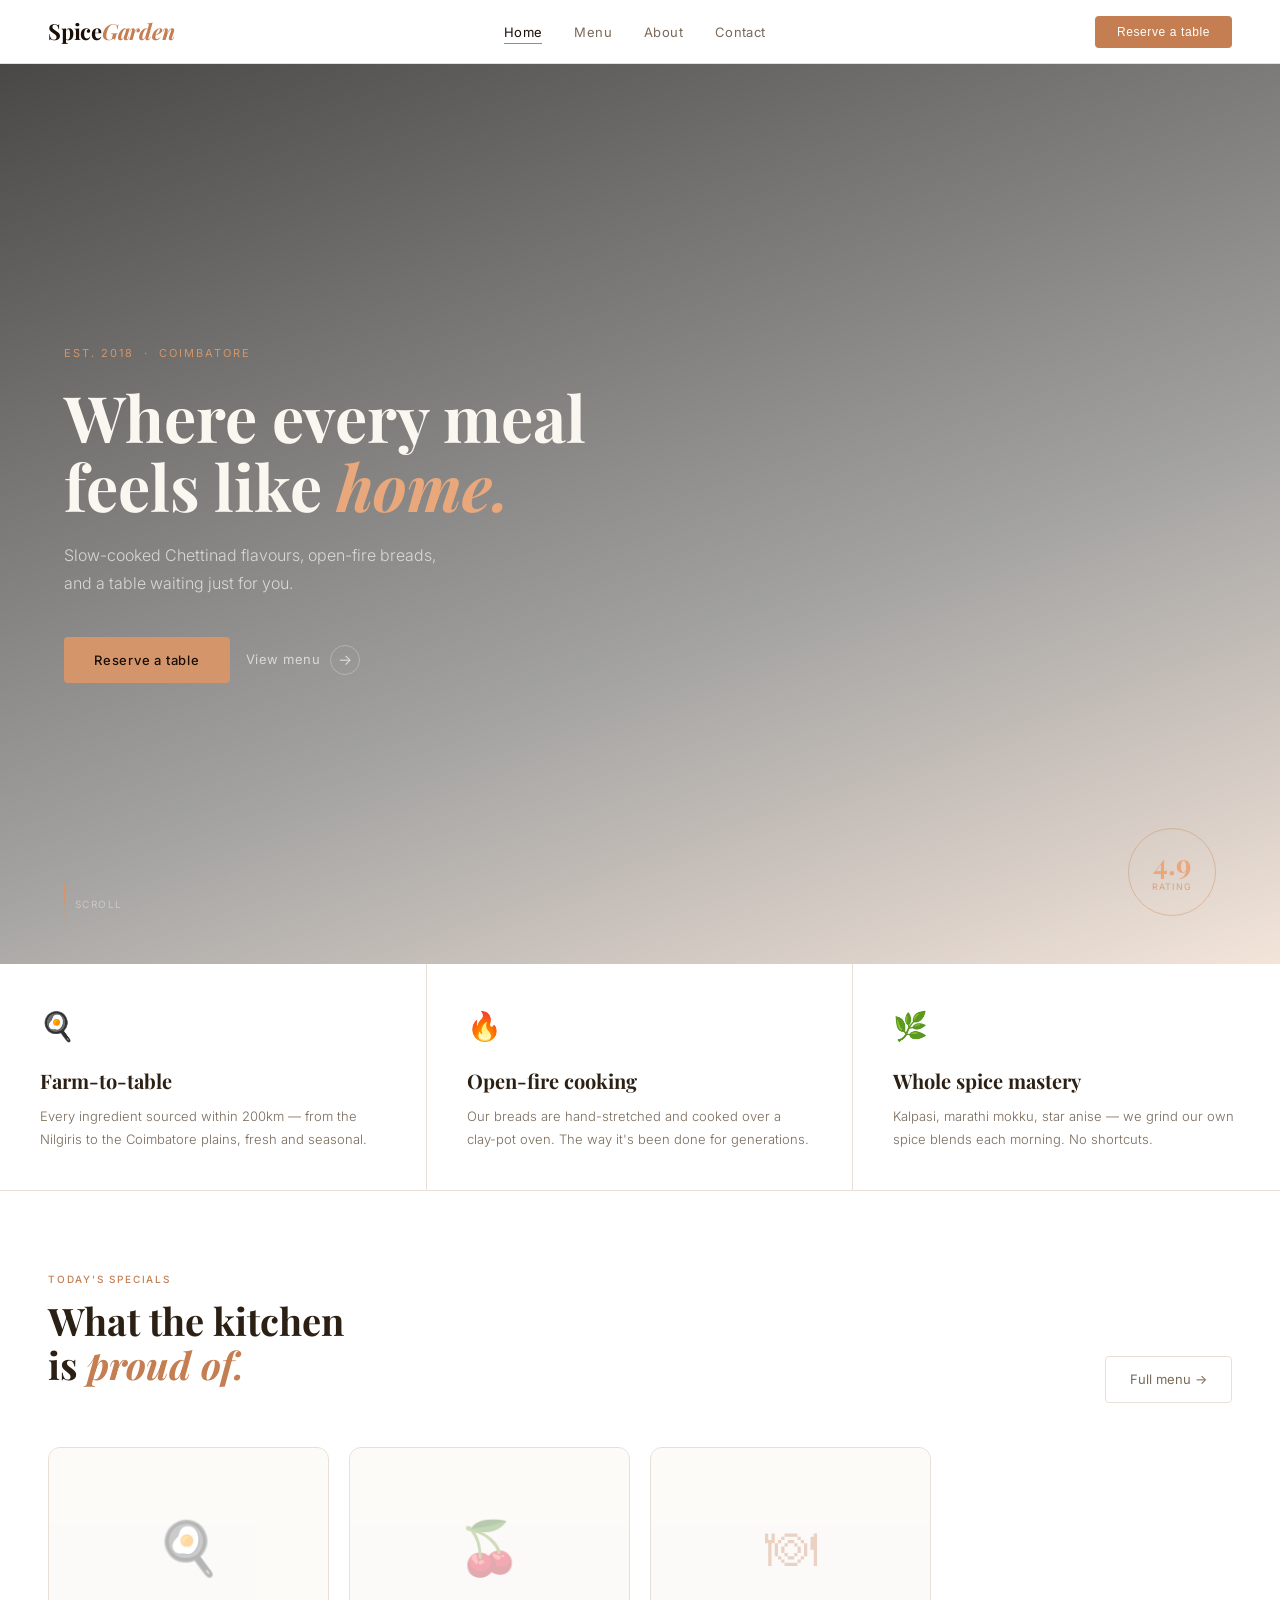
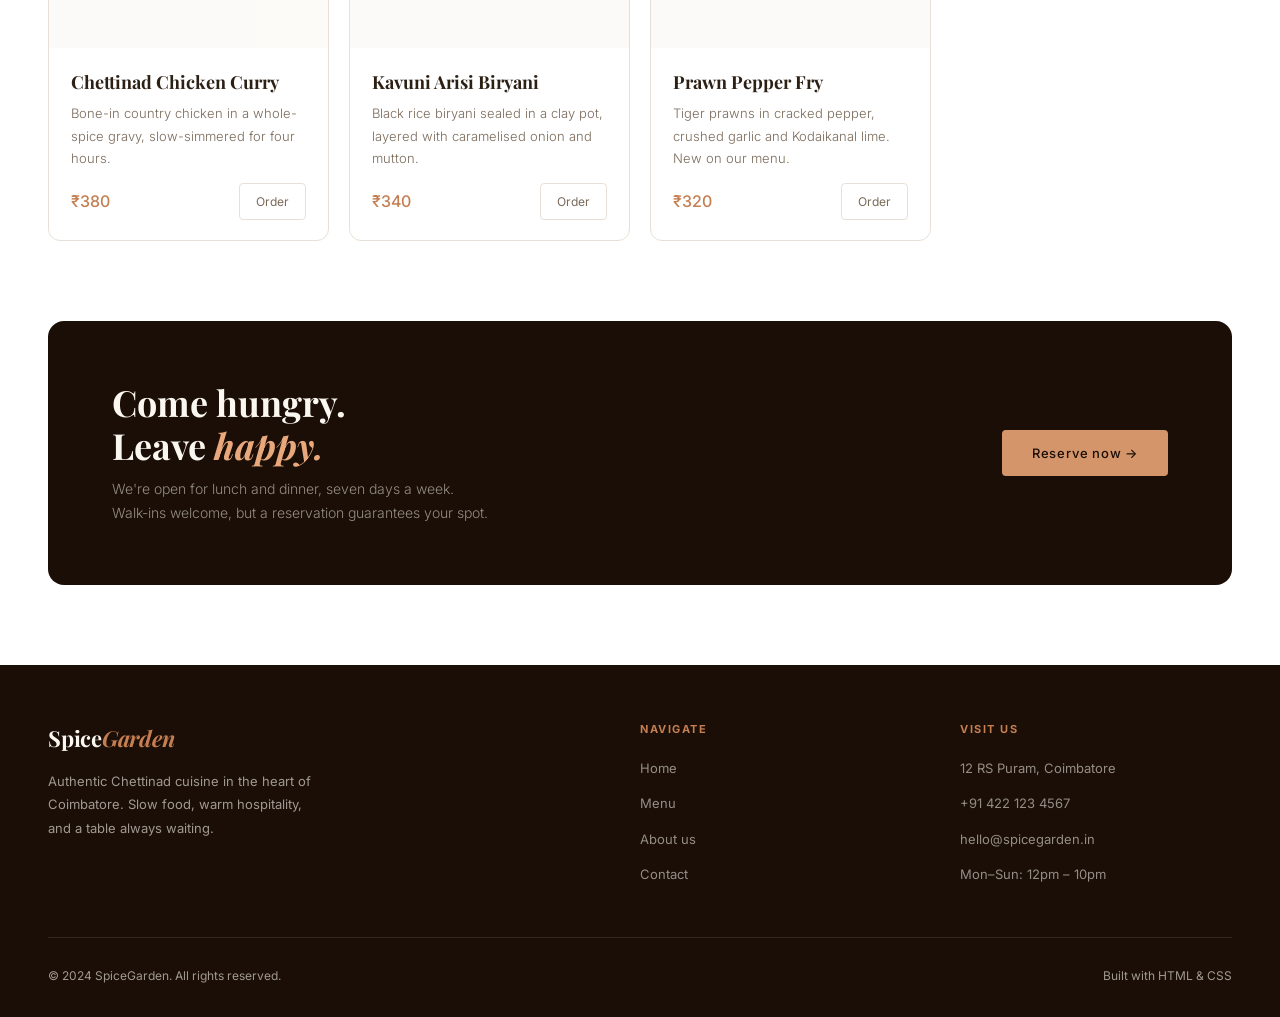
<file: index.html>
<!DOCTYPE html>
<html lang="en">
<head>
  <meta charset="UTF-8" />
  <meta name="viewport" content="width=device-width, initial-scale=1.0" />
  <title>SpiceGarden — Authentic Chettinad Cuisine, Coimbatore</title>
  <meta name="description" content="SpiceGarden serves slow-cooked Chettinad flavours and open-fire breads in the heart of Coimbatore. Reserve your table today." />
  <link rel="stylesheet" href="css/style.css" />
  <style>
    /* ---- Hero ---- */
    .hero-wrap {
      position: relative;
      width: 100%;
      height: 100vh;
      min-height: 560px;
      overflow: hidden;
    }
    .hero-bg {
      position: absolute;
      inset: -40px;
      background: url('https://images.unsplash.com/photo-1668236543090-82eba5ee5976?q=80&w=1170&auto=format&fit=crop&ixlib=rb-4.1.0&ixid=M3wxMjA3fDB8MHxwaG90by1wYWdlfHx8fGVufDB8fHx8fA%3D%3D') center/cover no-repeat;
      will-change: transform;
    }
    .hero-overlay {
      position: absolute; inset: 0;
      background: linear-gradient(160deg, rgba(10,8,6,0.74) 0%, rgba(10,8,6,0.38) 60%, rgba(180,90,20,0.16) 100%);
    }
    .hero-content {
      position: relative; z-index: 2;
      height: 100%;
      display: flex; flex-direction: column; justify-content: center;
      padding: 0 64px;
      max-width: 660px;
    }
    .hero-eyebrow {
      font-size: 11px; letter-spacing: 0.18em;
      color: #d4956a; text-transform: uppercase;
      margin-bottom: 20px;
      opacity: 0; transform: translateY(12px);
      animation: fadeUp 0.7s 0.1s forwards;
    }
    .hero-title {
      font-family: 'Playfair Display', serif;
      font-size: 64px; font-weight: 700; line-height: 1.08;
      color: #faf6f0; margin-bottom: 20px;
      opacity: 0; transform: translateY(18px);
      animation: fadeUp 0.75s 0.25s forwards;
    }
    .hero-title em { font-style: italic; color: #e8a87c; }
    .hero-sub {
      font-size: 16px; font-weight: 300;
      color: rgba(250,246,240,0.72); line-height: 1.75;
      max-width: 400px; margin-bottom: 40px;
      opacity: 0; transform: translateY(14px);
      animation: fadeUp 0.75s 0.4s forwards;
    }
    .hero-actions {
      display: flex; gap: 16px; align-items: center;
      opacity: 0; transform: translateY(12px);
      animation: fadeUp 0.75s 0.55s forwards;
    }
    .hero-actions .btn-primary { background: #d4956a; color: #1a0e06; }
    .hero-actions .btn-primary:hover { background: #c47e52; }
    .hero-ghost {
      display: inline-flex; align-items: center; gap: 10px;
      font-size: 13px; color: rgba(250,246,240,0.7);
      cursor: pointer; letter-spacing: 0.04em;
      background: none; border: none; transition: color 0.2s;
    }
    .hero-ghost:hover { color: #faf6f0; }
    .hero-ghost .arrow {
      width: 30px; height: 30px;
      border: 0.5px solid rgba(250,246,240,0.3); border-radius: 50%;
      display: flex; align-items: center; justify-content: center;
      font-size: 15px; transition: border-color 0.2s, transform 0.2s;
    }
    .hero-ghost:hover .arrow { border-color: rgba(250,246,240,0.7); transform: translateX(3px); }

    /* badge */
    .hero-badge {
      position: absolute; bottom: 48px; right: 64px; z-index: 2;
      opacity: 0; animation: fadeUp 0.7s 0.8s forwards;
    }
    .badge-ring {
      width: 88px; height: 88px;
      border: 0.5px solid rgba(212,149,106,0.5); border-radius: 50%;
      display: flex; align-items: center; justify-content: center; flex-direction: column;
    }
    .badge-num { font-family: 'Playfair Display', serif; font-size: 28px; font-weight: 700; color: #e8a87c; line-height: 1; }
    .badge-label { font-size: 9px; letter-spacing: 0.12em; color: rgba(212,149,106,0.8); text-transform: uppercase; margin-top: 2px; }

    /* mouse cursor */
    .mouse-dot {
      position: absolute; width: 6px; height: 6px;
      background: #d4956a; border-radius: 50%;
      pointer-events: none; z-index: 5;
      transform: translate(-50%,-50%); opacity: 0;
    }
    .mouse-ring {
      position: absolute; width: 36px; height: 36px;
      border: 0.5px solid rgba(212,149,106,0.55); border-radius: 50%;
      pointer-events: none; z-index: 5;
      transform: translate(-50%,-50%); opacity: 0;
      transition: left 0.2s ease, top 0.2s ease;
    }

    /* scroll hint */
    .scroll-hint {
      position: absolute; bottom: 40px; left: 64px; z-index: 2;
      display: flex; align-items: center; gap: 10px;
      opacity: 0; animation: fadeUp 0.7s 1s forwards;
    }
    .scroll-bar { width: 1px; height: 40px; background: rgba(212,149,106,0.25); position: relative; overflow: hidden; }
    .scroll-bar::after {
      content: ''; position: absolute; top: 0; left: 0; width: 100%; height: 50%;
      background: #d4956a; animation: scrollDrop 1.8s 1.2s ease-in-out infinite;
    }
    .scroll-label { font-size: 10px; letter-spacing: 0.14em; color: rgba(250,246,240,0.4); text-transform: uppercase; }

    @keyframes fadeUp { to { opacity: 1; transform: translateY(0); } }
    @keyframes scrollDrop { 0% { top: -50%; } 100% { top: 150%; } }

    /* ---- Features strip ---- */
    .features {
      display: grid; grid-template-columns: repeat(3,1fr);
      border-bottom: 0.5px solid var(--border);
    }
    .feature {
      padding: 40px 40px;
      border-right: 0.5px solid var(--border);
    }
    .feature:last-child { border-right: none; }
    .feature-icon { font-size: 28px; margin-bottom: 16px; }
    .feature h3 { font-family: 'Playfair Display', serif; font-size: 20px; font-weight: 700; margin-bottom: 8px; }
    .feature p { font-size: 13px; color: var(--muted); font-weight: 300; line-height: 1.75; }

    /* ---- Specials ---- */
    .specials { padding: 80px 48px; }
    .specials-header { display: flex; justify-content: space-between; align-items: flex-end; margin-bottom: 44px; }
    .specials-grid { display: grid; grid-template-columns: repeat(auto-fill, minmax(260px,1fr)); gap: 20px; }
    .special-card {
      border: 0.5px solid var(--border); border-radius: var(--radius); overflow: hidden;
      transition: transform 0.2s, box-shadow 0.2s;
    }
    .special-card:hover { transform: translateY(-4px); box-shadow: 0 10px 28px rgba(28,14,6,0.08); }
    .special-img {
      height: 200px; background: var(--bg-light);
      display: flex; align-items: center; justify-content: center;
      font-size: 52px; color: var(--amber); opacity: 0.35;
    }
    .special-body { padding: 20px 22px; }
    .special-body h3 { font-family: 'Playfair Display', serif; font-size: 18px; font-weight: 700; margin-bottom: 6px; }
    .special-body p { font-size: 13px; color: var(--muted); line-height: 1.7; font-weight: 300; margin-bottom: 14px; }
    .special-foot { display: flex; justify-content: space-between; align-items: center; }
    .special-price { font-size: 16px; font-weight: 500; color: var(--amber); }

    /* ---- CTA Banner ---- */
    .cta-banner {
      margin: 0 48px 80px;
      background: var(--dark);
      border-radius: 16px;
      padding: 60px 64px;
      display: flex; justify-content: space-between; align-items: center; gap: 32px;
    }
    .cta-banner h2 { font-family: 'Playfair Display', serif; font-size: 36px; font-weight: 700; color: var(--cream); line-height: 1.2; }
    .cta-banner h2 em { font-style: italic; color: #e8a87c; }
    .cta-banner p { color: rgba(250,246,240,0.55); font-size: 14px; font-weight: 300; margin-top: 10px; max-width: 380px; line-height: 1.7; }
    .cta-banner .btn-primary { background: #d4956a; color: #1a0e06; white-space: nowrap; }
    .cta-banner .btn-primary:hover { background: #c47e52; }

    @media (max-width: 768px) {
      .hero-content { padding: 0 24px; }
      .hero-title { font-size: 40px; }
      .features { grid-template-columns: 1fr; }
      .feature { border-right: none; border-bottom: 0.5px solid var(--border); }
      .specials { padding: 48px 20px; }
      .specials-header { flex-direction: column; align-items: flex-start; gap: 16px; }
      .cta-banner { margin: 0 20px 48px; padding: 36px 28px; flex-direction: column; align-items: flex-start; }
      .hero-badge, .scroll-hint { display: none; }
    }
  </style>
</head>
<body>

  <!-- NAVBAR -->
  <nav class="navbar">
    <a href="index.html" class="nav-logo">Spice<span>Garden</span></a>
    <ul class="nav-links">
      <li><a href="index.html" class="active">Home</a></li>
      <li><a href="menu.html">Menu</a></li>
      <li><a href="about.html">About</a></li>
      <li><a href="contact.html">Contact</a></li>
    </ul>
    <button class="nav-cta" onclick="location.href='contact.html'">Reserve a table</button>
    <button class="hamburger" aria-label="Open menu">
      <span></span><span></span><span></span>
    </button>
  </nav>

  <!-- HERO -->
  <section class="hero-wrap" id="heroWrap">
    <div class="hero-bg" id="heroBg"></div>
    <div class="hero-overlay"></div>
    <div class="mouse-dot" id="mouseDot"></div>
    <div class="mouse-ring" id="mouseRing"></div>

    <div class="hero-content">
      <p class="hero-eyebrow">Est. 2018 &nbsp;·&nbsp; Coimbatore</p>
      <h1 class="hero-title">Where every meal<br>feels like <em>home.</em></h1>
      <p class="hero-sub">Slow-cooked Chettinad flavours, open-fire breads, and a table waiting just for you.</p>
      <div class="hero-actions">
        <a href="contact.html" class="btn-primary">Reserve a table</a>
        <a href="menu.html" class="hero-ghost">
          <span>View menu</span>
          <span class="arrow">&#8594;</span>
        </a>
      </div>
    </div>

    <div class="hero-badge">
      <div class="badge-ring">
        <span class="badge-num">4.9</span>
        <span class="badge-label">Rating</span>
      </div>
    </div>

    <div class="scroll-hint">
      <div class="scroll-bar"></div>
      <span class="scroll-label">Scroll</span>
    </div>
  </section>

  <!-- FEATURES -->
  <section class="features">
    <div class="feature reveal">
      <div class="feature-icon">&#127859;</div>
      <h3>Farm-to-table</h3>
      <p>Every ingredient sourced within 200km — from the Nilgiris to the Coimbatore plains, fresh and seasonal.</p>
    </div>
    <div class="feature reveal">
      <div class="feature-icon">&#128293;</div>
      <h3>Open-fire cooking</h3>
      <p>Our breads are hand-stretched and cooked over a clay-pot oven. The way it's been done for generations.</p>
    </div>
    <div class="feature reveal">
      <div class="feature-icon">&#127807;</div>
      <h3>Whole spice mastery</h3>
      <p>Kalpasi, marathi mokku, star anise — we grind our own spice blends each morning. No shortcuts.</p>
    </div>
  </section>

  <!-- SPECIALS -->
  <section class="specials">
    <div class="specials-header">
      <div>
        <p class="section-eyebrow">Today's specials</p>
        <h2 class="section-title">What the kitchen<br>is <em>proud of.</em></h2>
      </div>
      <a href="menu.html" class="btn-outline">Full menu &#8594;</a>
    </div>
    <div class="specials-grid">
      <div class="special-card reveal">
        <div class="special-img">&#127859;</div>
        <div class="special-body">
          <h3>Chettinad Chicken Curry</h3>
          <p>Bone-in country chicken in a whole-spice gravy, slow-simmered for four hours.</p>
          <div class="special-foot">
            <span class="special-price">&#8377;380</span>
            <a href="menu.html" class="btn-outline" style="padding:8px 16px;font-size:12px;">Order</a>
          </div>
        </div>
      </div>
      <div class="special-card reveal">
        <div class="special-img">&#127826;</div>
        <div class="special-body">
          <h3>Kavuni Arisi Biryani</h3>
          <p>Black rice biryani sealed in a clay pot, layered with caramelised onion and mutton.</p>
          <div class="special-foot">
            <span class="special-price">&#8377;340</span>
            <a href="menu.html" class="btn-outline" style="padding:8px 16px;font-size:12px;">Order</a>
          </div>
        </div>
      </div>
      <div class="special-card reveal">
        <div class="special-img">&#127869;</div>
        <div class="special-body">
          <h3>Prawn Pepper Fry</h3>
          <p>Tiger prawns in cracked pepper, crushed garlic and Kodaikanal lime. New on our menu.</p>
          <div class="special-foot">
            <span class="special-price">&#8377;320</span>
            <a href="menu.html" class="btn-outline" style="padding:8px 16px;font-size:12px;">Order</a>
          </div>
        </div>
      </div>
    </div>
  </section>

  <!-- CTA BANNER -->
  <div class="cta-banner">
    <div>
      <h2>Come hungry.<br>Leave <em>happy.</em></h2>
      <p>We're open for lunch and dinner, seven days a week. Walk-ins welcome, but a reservation guarantees your spot.</p>
    </div>
    <a href="contact.html" class="btn-primary">Reserve now &#8594;</a>
  </div>

  <!-- FOOTER -->
  <footer class="footer">
    <div class="footer-grid">
      <div class="footer-brand">
        <div class="nav-logo">Spice<span>Garden</span></div>
        <p>Authentic Chettinad cuisine in the heart of Coimbatore. Slow food, warm hospitality, and a table always waiting.</p>
      </div>
      <div class="footer-col">
        <h4>Navigate</h4>
        <ul>
          <li><a href="index.html">Home</a></li>
          <li><a href="menu.html">Menu</a></li>
          <li><a href="about.html">About us</a></li>
          <li><a href="contact.html">Contact</a></li>
        </ul>
      </div>
      <div class="footer-col">
        <h4>Visit us</h4>
        <ul>
          <li><a href="#">12 RS Puram, Coimbatore</a></li>
          <li><a href="tel:+914221234567">+91 422 123 4567</a></li>
          <li><a href="mailto:hello@spicegarden.in">hello@spicegarden.in</a></li>
          <li><a href="#">Mon–Sun: 12pm – 10pm</a></li>
        </ul>
      </div>
    </div>
    <div class="footer-bottom">
      <span>&copy; 2024 SpiceGarden. All rights reserved.</span>
      <span>Built with HTML &amp; CSS</span>
    </div>
  </footer>

  <script src="js/main.js"></script>
</body>
</html>
</file>
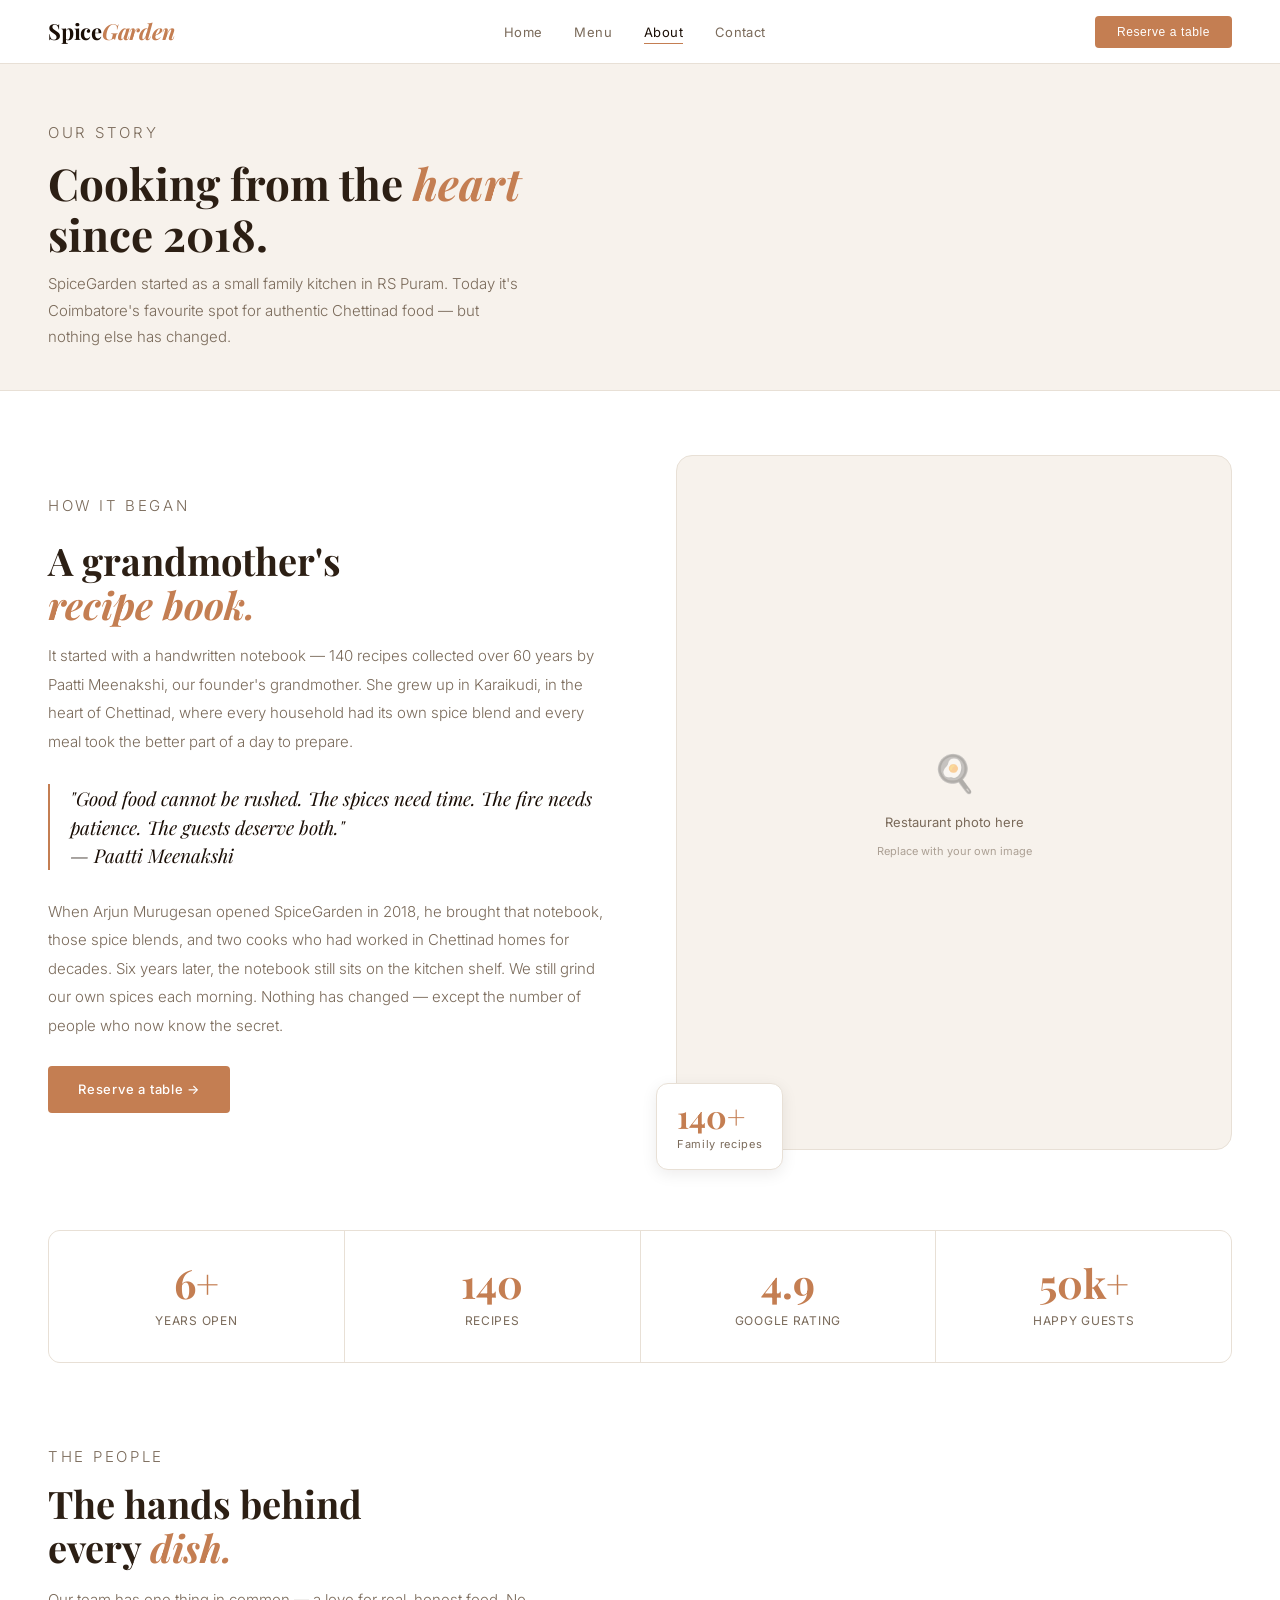
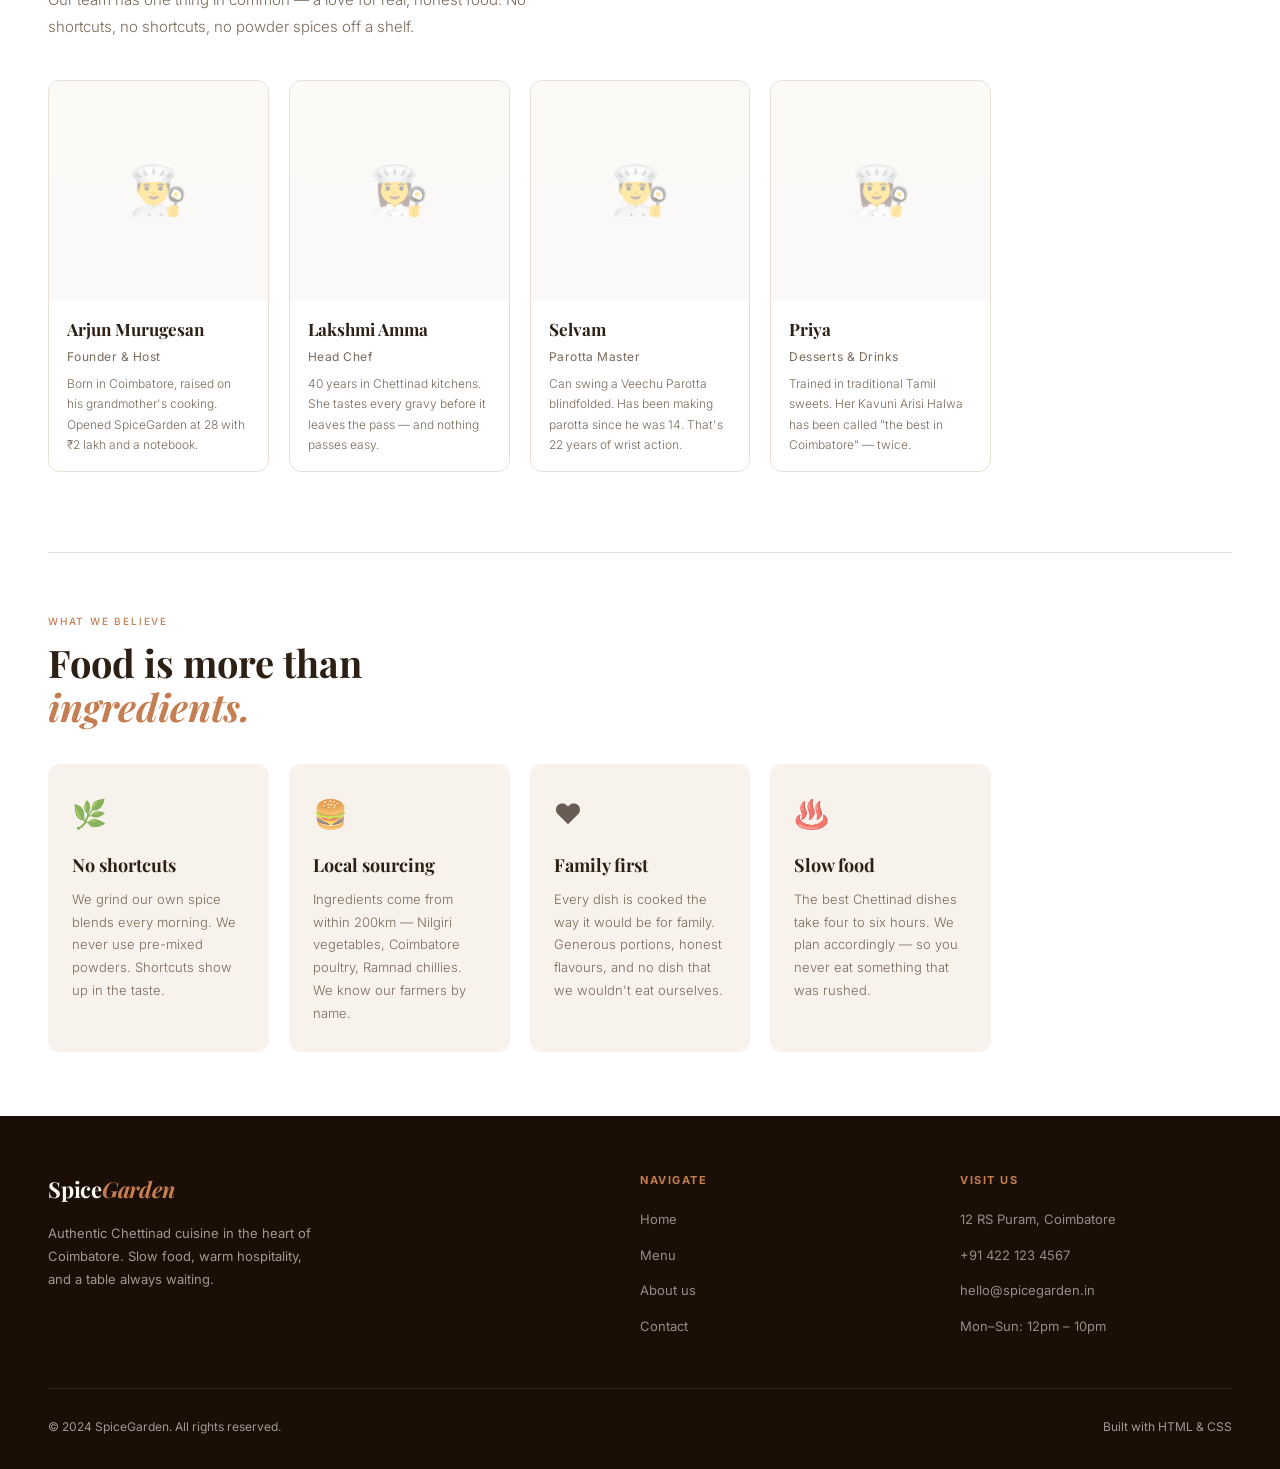
<file: about.html>
<!DOCTYPE html>
<html lang="en">
<head>
  <meta charset="UTF-8" />
  <meta name="viewport" content="width=device-width, initial-scale=1.0" />
  <title>About Us — SpiceGarden Coimbatore</title>
  <meta name="description" content="Learn the story behind SpiceGarden — our roots, our team, and our commitment to authentic Chettinad cooking." />
  <link rel="stylesheet" href="css/style.css" />
  <link rel="stylesheet" href="css/about.css" />
</head>
<body>

  <!-- NAVBAR -->
  <nav class="navbar">
    <a href="index.html" class="nav-logo">Spice<span>Garden</span></a>
    <ul class="nav-links">
      <li><a href="index.html">Home</a></li>
      <li><a href="menu.html">Menu</a></li>
      <li><a href="about.html" class="active">About</a></li>
      <li><a href="contact.html">Contact</a></li>
    </ul>
    <button class="nav-cta" onclick="location.href='contact.html'">Reserve a table</button>
    <button class="hamburger" aria-label="Open menu">
      <span></span><span></span><span></span>
    </button>
  </nav>

  <!-- PAGE HERO -->
  <div class="page-hero">
    <p class="section-eyebrow">Our story</p>
    <h1 class="section-title">Cooking from the <em>heart</em><br>since 2018.</h1>
    <p>SpiceGarden started as a small family kitchen in RS Puram. Today it's Coimbatore's favourite spot for authentic Chettinad food — but nothing else has changed.</p>
  </div>

  <div class="about-body">

    <!-- STORY SECTION -->
    <div class="story-grid">
      <div class="story-text">
        <p class="section-eyebrow">How it began</p>
        <h2 class="section-title">A grandmother's<br><em>recipe book.</em></h2>
        <p>It started with a handwritten notebook — 140 recipes collected over 60 years by Paatti Meenakshi, our founder's grandmother. She grew up in Karaikudi, in the heart of Chettinad, where every household had its own spice blend and every meal took the better part of a day to prepare.</p>
        <blockquote>"Good food cannot be rushed. The spices need time. The fire needs patience. The guests deserve both."<br>— Paatti Meenakshi</blockquote>
        <p>When Arjun Murugesan opened SpiceGarden in 2018, he brought that notebook, those spice blends, and two cooks who had worked in Chettinad homes for decades. Six years later, the notebook still sits on the kitchen shelf. We still grind our own spices each morning. Nothing has changed — except the number of people who now know the secret.</p>
        <a href="contact.html" class="btn-primary" style="margin-top:8px;">Reserve a table &#8594;</a>
      </div>

      <div class="story-image reveal">
        <div class="img-placeholder">
          <span class="icon">&#127859;</span>
          <span>Restaurant photo here</span>
          <span style="font-size:11px;opacity:0.6;">Replace with your own image</span>
        </div>
        <div class="img-badge">
          <div class="num">140+</div>
          <div class="label">Family recipes</div>
        </div>
      </div>
    </div>

    <!-- STATS -->
    <div class="stats-row">
      <div class="stat-box reveal">
        <div class="num">6+</div>
        <div class="label">Years open</div>
      </div>
      <div class="stat-box reveal">
        <div class="num">140</div>
        <div class="label">Recipes</div>
      </div>
      <div class="stat-box reveal">
        <div class="num">4.9</div>
        <div class="label">Google rating</div>
      </div>
      <div class="stat-box reveal">
        <div class="num">50k+</div>
        <div class="label">Happy guests</div>
      </div>
    </div>

    <!-- TEAM -->
    <div class="team-section">
      <div class="team-intro">
        <p class="section-eyebrow">The people</p>
        <h2 class="section-title">The hands behind<br>every <em>dish.</em></h2>
        <p>Our team has one thing in common — a love for real, honest food. No shortcuts, no shortcuts, no powder spices off a shelf.</p>
      </div>
      <div class="team-grid">

        <div class="team-card reveal">
          <div class="team-photo">&#128104;&#8205;&#127859;</div>
          <div class="team-info">
            <h3>Arjun Murugesan</h3>
            <div class="role">Founder &amp; Host</div>
            <p class="bio">Born in Coimbatore, raised on his grandmother's cooking. Opened SpiceGarden at 28 with ₹2 lakh and a notebook.</p>
          </div>
        </div>

        <div class="team-card reveal">
          <div class="team-photo">&#128105;&#8205;&#127859;</div>
          <div class="team-info">
            <h3>Lakshmi Amma</h3>
            <div class="role">Head Chef</div>
            <p class="bio">40 years in Chettinad kitchens. She tastes every gravy before it leaves the pass — and nothing passes easy.</p>
          </div>
        </div>

        <div class="team-card reveal">
          <div class="team-photo">&#128104;&#8205;&#127859;</div>
          <div class="team-info">
            <h3>Selvam</h3>
            <div class="role">Parotta Master</div>
            <p class="bio">Can swing a Veechu Parotta blindfolded. Has been making parotta since he was 14. That's 22 years of wrist action.</p>
          </div>
        </div>

        <div class="team-card reveal">
          <div class="team-photo">&#128105;&#8205;&#127859;</div>
          <div class="team-info">
            <h3>Priya</h3>
            <div class="role">Desserts &amp; Drinks</div>
            <p class="bio">Trained in traditional Tamil sweets. Her Kavuni Arisi Halwa has been called "the best in Coimbatore" — twice.</p>
          </div>
        </div>

      </div>
    </div>

    <div class="divider"></div>

    <!-- VALUES -->
    <div class="values-section">
      <p class="section-eyebrow">What we believe</p>
      <h2 class="section-title">Food is more than<br><em>ingredients.</em></h2>
      <div class="values-grid">
        <div class="value-card reveal">
          <div class="value-icon">&#127807;</div>
          <h3>No shortcuts</h3>
          <p>We grind our own spice blends every morning. We never use pre-mixed powders. Shortcuts show up in the taste.</p>
        </div>
        <div class="value-card reveal">
          <div class="value-icon">&#127828;</div>
          <h3>Local sourcing</h3>
          <p>Ingredients come from within 200km — Nilgiri vegetables, Coimbatore poultry, Ramnad chillies. We know our farmers by name.</p>
        </div>
        <div class="value-card reveal">
          <div class="value-icon">&#9829;&#65039;</div>
          <h3>Family first</h3>
          <p>Every dish is cooked the way it would be for family. Generous portions, honest flavours, and no dish that we wouldn't eat ourselves.</p>
        </div>
        <div class="value-card reveal">
          <div class="value-icon">&#9832;&#65039;</div>
          <h3>Slow food</h3>
          <p>The best Chettinad dishes take four to six hours. We plan accordingly — so you never eat something that was rushed.</p>
        </div>
      </div>
    </div>

  </div>

  <!-- FOOTER -->
  <footer class="footer">
    <div class="footer-grid">
      <div class="footer-brand">
        <div class="nav-logo">Spice<span>Garden</span></div>
        <p>Authentic Chettinad cuisine in the heart of Coimbatore. Slow food, warm hospitality, and a table always waiting.</p>
      </div>
      <div class="footer-col">
        <h4>Navigate</h4>
        <ul>
          <li><a href="index.html">Home</a></li>
          <li><a href="menu.html">Menu</a></li>
          <li><a href="about.html">About us</a></li>
          <li><a href="contact.html">Contact</a></li>
        </ul>
      </div>
      <div class="footer-col">
        <h4>Visit us</h4>
        <ul>
          <li><a href="#">12 RS Puram, Coimbatore</a></li>
          <li><a href="tel:+914221234567">+91 422 123 4567</a></li>
          <li><a href="mailto:hello@spicegarden.in">hello@spicegarden.in</a></li>
          <li><a href="#">Mon–Sun: 12pm – 10pm</a></li>
        </ul>
      </div>
    </div>
    <div class="footer-bottom">
      <span>&copy; 2024 SpiceGarden. All rights reserved.</span>
      <span>Built with HTML &amp; CSS</span>
    </div>
  </footer>

  <script src="js/main.js"></script>
</body>
</html>
</file>
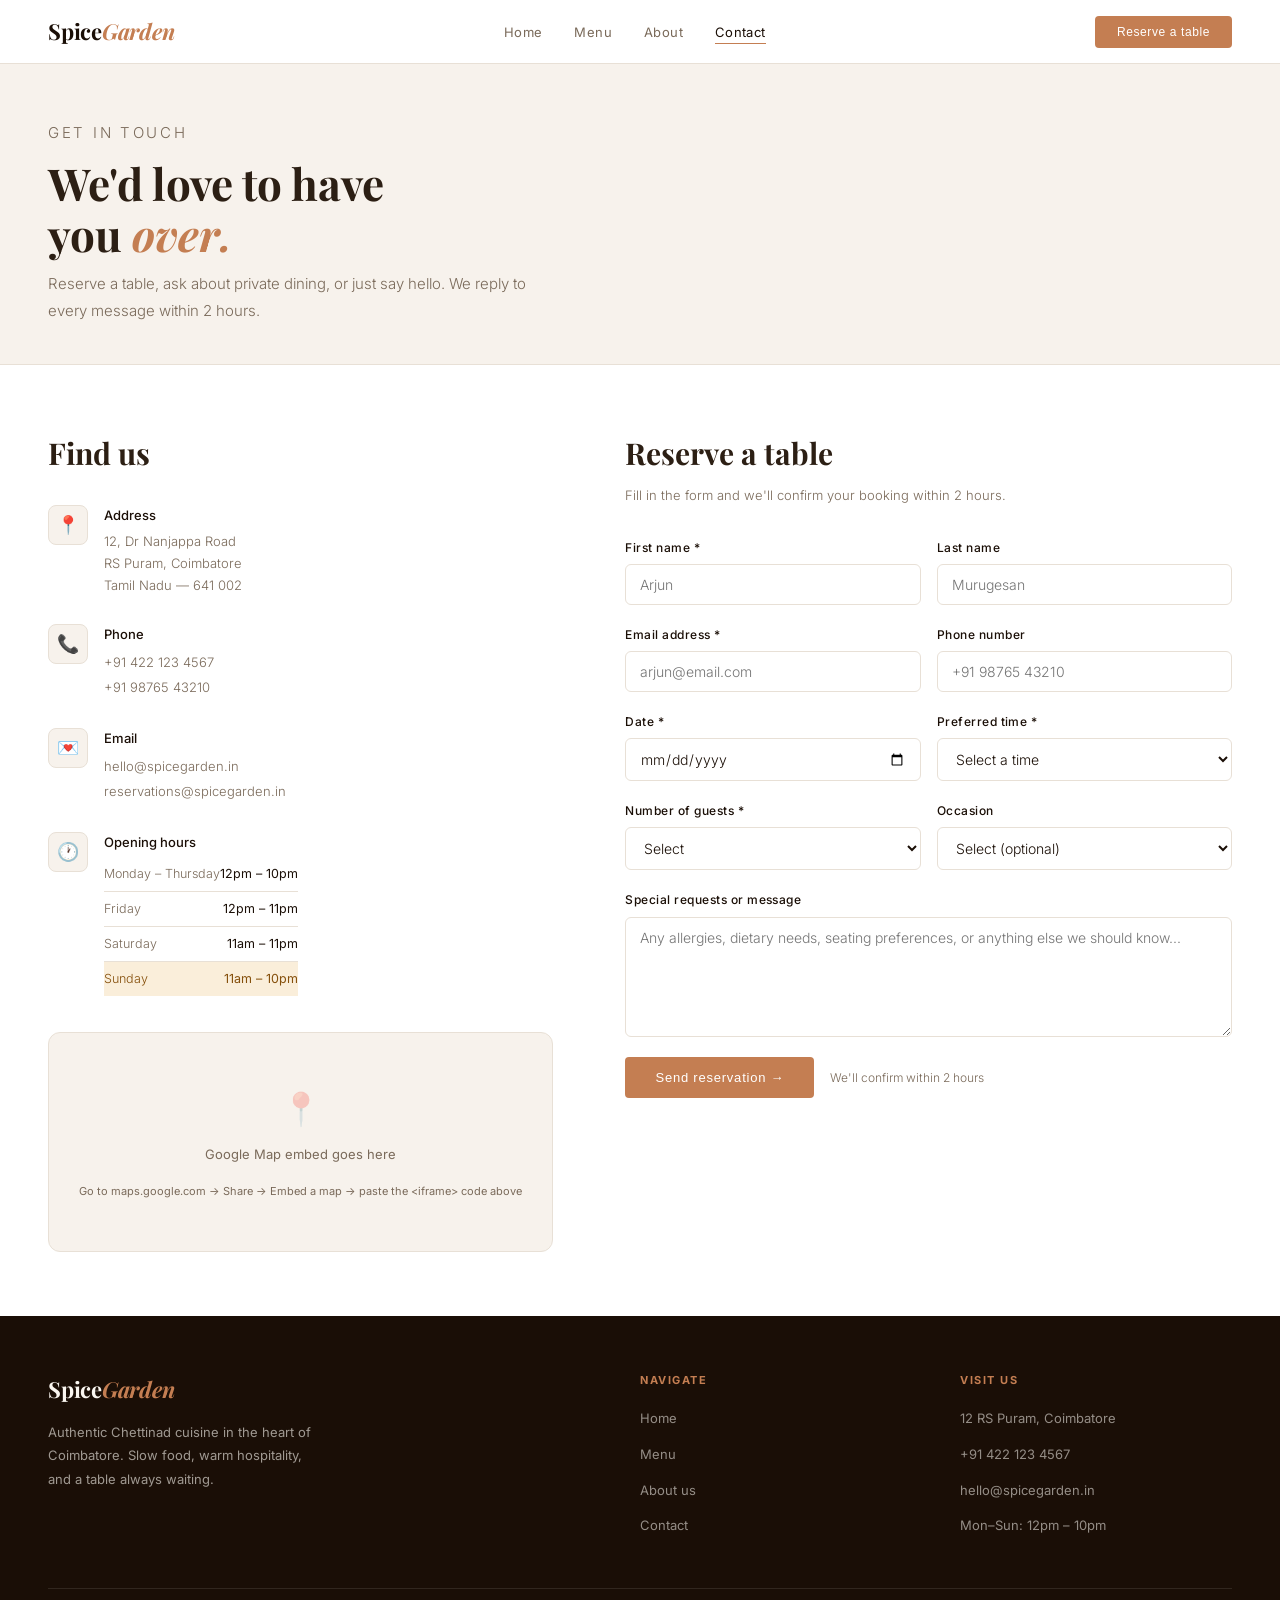
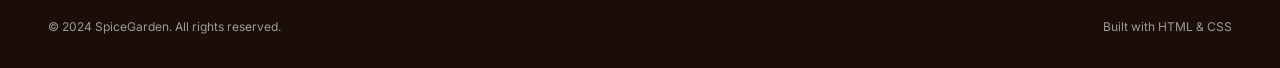
<file: contact.html>
<!DOCTYPE html>
<html lang="en">
<head>
  <meta charset="UTF-8" />
  <meta name="viewport" content="width=device-width, initial-scale=1.0" />
  <title>Contact & Reservations — SpiceGarden Coimbatore</title>
  <meta name="description" content="Reserve a table at SpiceGarden, Coimbatore. Contact us by phone, email, or fill in the form below." />
  <link rel="stylesheet" href="css/style.css" />
  <link rel="stylesheet" href="css/contact.css" />
</head>
<body>

  <!-- NAVBAR -->
  <nav class="navbar">
    <a href="index.html" class="nav-logo">Spice<span>Garden</span></a>
    <ul class="nav-links">
      <li><a href="index.html">Home</a></li>
      <li><a href="menu.html">Menu</a></li>
      <li><a href="about.html">About</a></li>
      <li><a href="contact.html" class="active">Contact</a></li>
    </ul>
    <button class="nav-cta" onclick="document.getElementById('contactForm').scrollIntoView({behavior:'smooth'})">Reserve a table</button>
    <button class="hamburger" aria-label="Open menu">
      <span></span><span></span><span></span>
    </button>
  </nav>

  <!-- PAGE HERO -->
  <div class="page-hero">
    <p class="section-eyebrow">Get in touch</p>
    <h1 class="section-title">We'd love to have<br>you <em>over.</em></h1>
    <p>Reserve a table, ask about private dining, or just say hello. We reply to every message within 2 hours.</p>
  </div>

  <!-- CONTACT BODY -->
  <div class="contact-body">

    <!-- INFO COLUMN -->
    <div class="contact-info">
      <h2>Find us</h2>

      <div class="info-block">
        <div class="info-icon">&#128205;</div>
        <div class="info-text">
          <h4>Address</h4>
          <p>12, Dr Nanjappa Road<br>RS Puram, Coimbatore<br>Tamil Nadu — 641 002</p>
        </div>
      </div>

      <div class="info-block">
        <div class="info-icon">&#128222;</div>
        <div class="info-text">
          <h4>Phone</h4>
          <a href="tel:+914221234567">+91 422 123 4567</a><br>
          <a href="tel:+919876543210">+91 98765 43210</a>
        </div>
      </div>

      <div class="info-block">
        <div class="info-icon">&#128140;</div>
        <div class="info-text">
          <h4>Email</h4>
          <a href="mailto:hello@spicegarden.in">hello@spicegarden.in</a><br>
          <a href="mailto:reservations@spicegarden.in">reservations@spicegarden.in</a>
        </div>
      </div>

      <div class="info-block">
        <div class="info-icon">&#128336;</div>
        <div class="info-text">
          <h4>Opening hours</h4>
          <table class="hours-table">
            <tr><td>Monday – Thursday</td><td>12pm – 10pm</td></tr>
            <tr><td>Friday</td><td>12pm – 11pm</td></tr>
            <tr><td>Saturday</td><td>11am – 11pm</td></tr>
            <tr class="today"><td>Sunday</td><td>11am – 10pm</td></tr>
          </table>
        </div>
      </div>

      <!-- MAP EMBED -->
      <div class="map-wrap">
        <!--
          To embed a real map, replace the div below with:
          <iframe
            src="https://www.google.com/maps/embed?pb=YOUR_EMBED_CODE"
            allowfullscreen="" loading="lazy">
          </iframe>
          Get your embed code from: maps.google.com → Share → Embed a map
        -->
        <div style="font-size:32px;opacity:0.25;">&#128205;</div>
        <span>Google Map embed goes here</span>
        <span class="map-note">Go to maps.google.com → Share → Embed a map → paste the &lt;iframe&gt; code above</span>
      </div>
    </div>

    <!-- FORM COLUMN -->
    <div class="contact-form-wrap">
      <h2>Reserve a table</h2>
      <p class="form-sub">Fill in the form and we'll confirm your booking within 2 hours.</p>

      <form id="contactForm" novalidate>

        <div class="form-row">
          <div class="form-group">
            <label for="fname">First name *</label>
            <input type="text" id="fname" name="fname" placeholder="Arjun" required />
          </div>
          <div class="form-group">
            <label for="lname">Last name</label>
            <input type="text" id="lname" name="lname" placeholder="Murugesan" />
          </div>
        </div>

        <div class="form-row">
          <div class="form-group">
            <label for="email">Email address *</label>
            <input type="email" id="email" name="email" placeholder="arjun@email.com" required />
          </div>
          <div class="form-group">
            <label for="phone">Phone number</label>
            <input type="tel" id="phone" name="phone" placeholder="+91 98765 43210" />
          </div>
        </div>

        <div class="form-row">
          <div class="form-group">
            <label for="date">Date *</label>
            <input type="date" id="date" name="date" required />
          </div>
          <div class="form-group">
            <label for="time">Preferred time *</label>
            <select id="time" name="time" required>
              <option value="" disabled selected>Select a time</option>
              <option>12:00 PM</option>
              <option>12:30 PM</option>
              <option>1:00 PM</option>
              <option>1:30 PM</option>
              <option>2:00 PM</option>
              <option>7:00 PM</option>
              <option>7:30 PM</option>
              <option>8:00 PM</option>
              <option>8:30 PM</option>
              <option>9:00 PM</option>
              <option>9:30 PM</option>
            </select>
          </div>
        </div>

        <div class="form-row">
          <div class="form-group">
            <label for="guests">Number of guests *</label>
            <select id="guests" name="guests" required>
              <option value="" disabled selected>Select</option>
              <option>1 guest</option>
              <option>2 guests</option>
              <option>3 guests</option>
              <option>4 guests</option>
              <option>5 guests</option>
              <option>6 guests</option>
              <option>7–10 guests</option>
              <option>10+ guests (private dining)</option>
            </select>
          </div>
          <div class="form-group">
            <label for="occasion">Occasion</label>
            <select id="occasion" name="occasion">
              <option value="" disabled selected>Select (optional)</option>
              <option>Birthday</option>
              <option>Anniversary</option>
              <option>Business lunch</option>
              <option>Family gathering</option>
              <option>Date night</option>
              <option>Other</option>
            </select>
          </div>
        </div>

        <div class="form-group full">
          <label for="message">Special requests or message</label>
          <textarea id="message" name="message" placeholder="Any allergies, dietary needs, seating preferences, or anything else we should know..."></textarea>
        </div>

        <div class="form-submit">
          <button type="submit" class="btn-primary">Send reservation &#8594;</button>
          <span class="form-note">We'll confirm within 2 hours</span>
        </div>

        <div class="form-success" id="formSuccess">
          &#10003; &nbsp; Thank you! Your reservation request has been received. We'll confirm your table within 2 hours.
        </div>

      </form>
    </div>

  </div>

  <!-- FOOTER -->
  <footer class="footer">
    <div class="footer-grid">
      <div class="footer-brand">
        <div class="nav-logo">Spice<span>Garden</span></div>
        <p>Authentic Chettinad cuisine in the heart of Coimbatore. Slow food, warm hospitality, and a table always waiting.</p>
      </div>
      <div class="footer-col">
        <h4>Navigate</h4>
        <ul>
          <li><a href="index.html">Home</a></li>
          <li><a href="menu.html">Menu</a></li>
          <li><a href="about.html">About us</a></li>
          <li><a href="contact.html">Contact</a></li>
        </ul>
      </div>
      <div class="footer-col">
        <h4>Visit us</h4>
        <ul>
          <li><a href="#">12 RS Puram, Coimbatore</a></li>
          <li><a href="tel:+914221234567">+91 422 123 4567</a></li>
          <li><a href="mailto:hello@spicegarden.in">hello@spicegarden.in</a></li>
          <li><a href="#">Mon–Sun: 12pm – 10pm</a></li>
        </ul>
      </div>
    </div>
    <div class="footer-bottom">
      <span>&copy; 2024 SpiceGarden. All rights reserved.</span>
      <span>Built with HTML &amp; CSS</span>
    </div>
  </footer>

  <script src="js/main.js"></script>
</body>
</html>
</file>
<file: css/style.css>
/* =============================================
   SpiceGarden Restaurant — Main Stylesheet
   ============================================= */

@import url('https://fonts.googleapis.com/css2?family=Playfair+Display:ital,wght@0,400;0,700;1,400&family=Inter:wght@300;400;500&display=swap');

/* --- Reset & Base --- */
*, *::before, *::after {
  box-sizing: border-box;
  margin: 0;
  padding: 0;
}

:root {
  --amber:    #c47e52;
  --amber-dk: #a8673f;
  --cream:    #faf6f0;
  --dark:     #1a0e06;
  --text:     #2c1f14;
  --muted:    #7a6a5a;
  --border:   #e8e0d6;
  --bg-light: #f7f2ec;
  --radius:   12px;
  --nav-h:    64px;
}

html { scroll-behavior: smooth; }

body {
  font-family: 'Inter', sans-serif;
  color: var(--text);
  background: #fff;
  line-height: 1.6;
}

a { text-decoration: none; color: inherit; }
img { max-width: 100%; display: block; }

/* =============================================
   SHARED NAVBAR
   ============================================= */
.navbar {
  position: sticky;
  top: 0;
  z-index: 100;
  height: var(--nav-h);
  background: rgba(255,255,255,0.96);
  backdrop-filter: blur(8px);
  border-bottom: 0.5px solid var(--border);
  display: flex;
  align-items: center;
  justify-content: space-between;
  padding: 0 48px;
}

.nav-logo {
  font-family: 'Playfair Display', serif;
  font-size: 22px;
  font-weight: 700;
  color: var(--dark);
  letter-spacing: -0.01em;
}
.nav-logo span { color: var(--amber); font-style: italic; }

.nav-links {
  display: flex;
  gap: 32px;
  list-style: none;
}
.nav-links a {
  font-size: 13px;
  color: var(--muted);
  letter-spacing: 0.03em;
  transition: color 0.15s;
  position: relative;
  padding-bottom: 2px;
}
.nav-links a::after {
  content: '';
  position: absolute;
  bottom: -2px; left: 0;
  width: 0; height: 1px;
  background: var(--amber);
  transition: width 0.2s;
}
.nav-links a:hover,
.nav-links a.active { color: var(--dark); }
.nav-links a.active::after,
.nav-links a:hover::after { width: 100%; }

.nav-cta {
  font-size: 12px;
  font-weight: 500;
  padding: 9px 22px;
  background: var(--amber);
  color: #fff;
  border: none;
  border-radius: 4px;
  cursor: pointer;
  letter-spacing: 0.05em;
  transition: background 0.2s, transform 0.15s;
}
.nav-cta:hover { background: var(--amber-dk); transform: translateY(-1px); }

/* Hamburger (mobile) */
.hamburger {
  display: none;
  flex-direction: column;
  gap: 5px;
  cursor: pointer;
  background: none;
  border: none;
  padding: 4px;
}
.hamburger span {
  display: block;
  width: 22px; height: 1.5px;
  background: var(--dark);
  transition: transform 0.2s, opacity 0.2s;
}

/* =============================================
   SHARED FOOTER
   ============================================= */
.footer {
  background: var(--dark);
  color: rgba(250,246,240,0.6);
  padding: 56px 48px 32px;
}
.footer-grid {
  display: grid;
  grid-template-columns: 2fr 1fr 1fr;
  gap: 48px;
  padding-bottom: 40px;
  border-bottom: 0.5px solid rgba(250,246,240,0.1);
}
.footer-brand .nav-logo { color: var(--cream); margin-bottom: 14px; }
.footer-brand p { font-size: 13px; line-height: 1.8; max-width: 280px; }
.footer-col h4 {
  font-size: 11px;
  letter-spacing: 0.14em;
  text-transform: uppercase;
  color: var(--amber);
  margin-bottom: 16px;
}
.footer-col ul { list-style: none; }
.footer-col ul li { margin-bottom: 10px; }
.footer-col ul a {
  font-size: 13px;
  color: rgba(250,246,240,0.55);
  transition: color 0.15s;
}
.footer-col ul a:hover { color: var(--cream); }
.footer-bottom {
  display: flex;
  justify-content: space-between;
  align-items: center;
  padding-top: 28px;
  font-size: 12px;
}

/* =============================================
   BUTTONS (reusable)
   ============================================= */
.btn-primary {
  display: inline-block;
  padding: 13px 30px;
  background: var(--amber);
  color: #fff;
  font-size: 13px;
  font-weight: 500;
  letter-spacing: 0.06em;
  border-radius: 4px;
  border: none;
  cursor: pointer;
  transition: background 0.2s, transform 0.15s;
}
.btn-primary:hover { background: var(--amber-dk); transform: translateY(-1px); }

.btn-outline {
  display: inline-flex;
  align-items: center;
  gap: 8px;
  font-size: 13px;
  font-weight: 400;
  color: var(--muted);
  border: 0.5px solid var(--border);
  padding: 12px 24px;
  border-radius: 4px;
  cursor: pointer;
  background: none;
  transition: border-color 0.2s, color 0.2s;
}
.btn-outline:hover { border-color: var(--amber); color: var(--amber); }

/* =============================================
   UTILITY
   ============================================= */
.section-eyebrow {
  font-size: 10px;
  font-weight: 500;
  letter-spacing: 0.18em;
  color: var(--amber);
  text-transform: uppercase;
  margin-bottom: 12px;
}

.section-title {
  font-family: 'Playfair Display', serif;
  font-size: 38px;
  font-weight: 700;
  line-height: 1.15;
  margin-bottom: 16px;
}
.section-title em { font-style: italic; color: var(--amber); }

.divider {
  height: 0.5px;
  background: var(--border);
  margin: 60px 0;
}

/* =============================================
   PAGE HERO HEADER (About, Contact, Menu)
   ============================================= */
.page-hero {
  padding: 56px 48px 40px;
  border-bottom: 0.5px solid var(--border);
  background: var(--bg-light);
}
.page-hero .section-title { font-size: 44px; margin-bottom: 12px; }
.page-hero p {
  font-size: 15px;
  font-weight: 300;
  color: var(--muted);
  max-width: 480px;
  line-height: 1.75;
}

/* =============================================
   RESPONSIVE
   ============================================= */
@media (max-width: 768px) {
  .navbar { padding: 0 20px; }
  .nav-links { display: none; }
  .hamburger { display: flex; }

  .footer-grid { grid-template-columns: 1fr; gap: 32px; }
  .footer { padding: 40px 20px 24px; }

  .page-hero { padding: 36px 20px 28px; }
  .page-hero .section-title { font-size: 32px; }
}

@media (prefers-reduced-motion: reduce) {
  * { animation: none !important; transition: none !important; }
}
</file>
<file: css/about.css>
/* =============================================
   About Page Styles
   ============================================= */

.about-body { padding: 64px 48px; }

/* --- Story Section --- */
.story-grid {
  display: grid;
  grid-template-columns: 1fr 1fr;
  gap: 72px;
  align-items: center;
  margin-bottom: 80px;
}
.story-text p {
  font-size: 15px;
  color: var(--muted);
  line-height: 1.9;
  font-weight: 300;
  margin-bottom: 18px;
}
.story-text blockquote {
  border-left: 2px solid var(--amber);
  padding-left: 20px;
  font-family: 'Playfair Display', serif;
  font-size: 19px;
  font-style: italic;
  color: var(--dark);
  line-height: 1.5;
  margin: 28px 0;
}

.story-image {
  position: relative;
}
.story-image .img-placeholder {
  width: 100%;
  aspect-ratio: 4/5;
  background: var(--bg-light);
  border-radius: 16px;
  border: 0.5px solid var(--border);
  display: flex;
  align-items: center;
  justify-content: center;
  flex-direction: column;
  gap: 10px;
  color: var(--muted);
  font-size: 13px;
}
.story-image .img-placeholder .icon {
  font-size: 36px;
  opacity: 0.35;
}
.img-badge {
  position: absolute;
  bottom: -20px; left: -20px;
  background: #fff;
  border: 0.5px solid var(--border);
  border-radius: var(--radius);
  padding: 16px 20px;
  box-shadow: 0 4px 16px rgba(28,14,6,0.08);
}
.img-badge .num {
  font-family: 'Playfair Display', serif;
  font-size: 32px;
  font-weight: 700;
  color: var(--amber);
  line-height: 1;
}
.img-badge .label {
  font-size: 11px;
  color: var(--muted);
  letter-spacing: 0.06em;
  margin-top: 4px;
}

/* --- Stats row --- */
.stats-row {
  display: grid;
  grid-template-columns: repeat(4, 1fr);
  gap: 1px;
  background: var(--border);
  border: 0.5px solid var(--border);
  border-radius: var(--radius);
  overflow: hidden;
  margin-bottom: 80px;
}
.stat-box {
  background: #fff;
  padding: 32px 24px;
  text-align: center;
}
.stat-box .num {
  font-family: 'Playfair Display', serif;
  font-size: 40px;
  font-weight: 700;
  color: var(--amber);
  line-height: 1;
  margin-bottom: 8px;
}
.stat-box .label {
  font-size: 12px;
  color: var(--muted);
  letter-spacing: 0.06em;
  text-transform: uppercase;
}

/* --- Team --- */
.team-section { margin-bottom: 80px; }
.team-intro { margin-bottom: 40px; }
.team-intro p {
  font-size: 15px;
  color: var(--muted);
  font-weight: 300;
  max-width: 480px;
  line-height: 1.8;
  margin-top: 12px;
}

.team-grid {
  display: grid;
  grid-template-columns: repeat(auto-fill, minmax(200px, 1fr));
  gap: 20px;
}
.team-card {
  border: 0.5px solid var(--border);
  border-radius: var(--radius);
  overflow: hidden;
  transition: transform 0.2s, box-shadow 0.2s;
}
.team-card:hover {
  transform: translateY(-3px);
  box-shadow: 0 8px 24px rgba(28,14,6,0.07);
}
.team-photo {
  background: var(--bg-light);
  aspect-ratio: 1;
  display: flex;
  align-items: center;
  justify-content: center;
  font-size: 48px;
  color: var(--amber);
  opacity: 0.4;
}
.team-info { padding: 16px 18px; }
.team-info h3 {
  font-family: 'Playfair Display', serif;
  font-size: 17px;
  font-weight: 700;
  margin-bottom: 4px;
}
.team-info .role {
  font-size: 12px;
  color: var(--muted);
  letter-spacing: 0.04em;
}
.team-info .bio {
  font-size: 12px;
  color: var(--muted);
  line-height: 1.7;
  margin-top: 8px;
  font-weight: 300;
}

/* --- Values --- */
.values-section { }
.values-grid {
  display: grid;
  grid-template-columns: repeat(auto-fill, minmax(220px, 1fr));
  gap: 20px;
  margin-top: 36px;
}
.value-card {
  background: var(--bg-light);
  border-radius: var(--radius);
  padding: 28px 24px;
}
.value-icon { font-size: 28px; margin-bottom: 14px; opacity: 0.7; }
.value-card h3 {
  font-family: 'Playfair Display', serif;
  font-size: 18px;
  font-weight: 700;
  margin-bottom: 8px;
}
.value-card p {
  font-size: 13px;
  color: var(--muted);
  line-height: 1.75;
  font-weight: 300;
}

@media (max-width: 768px) {
  .about-body { padding: 36px 20px 48px; }
  .story-grid { grid-template-columns: 1fr; gap: 40px; }
  .stats-row { grid-template-columns: 1fr 1fr; }
  .img-badge { display: none; }
}
</file>
<file: css/contact.css>
/* =============================================
   Contact Page Styles
   ============================================= */

.contact-body {
  padding: 64px 48px;
  display: grid;
  grid-template-columns: 1fr 1.2fr;
  gap: 72px;
  align-items: flex-start;
}

/* --- Info Column --- */
.contact-info h2 {
  font-family: 'Playfair Display', serif;
  font-size: 30px;
  font-weight: 700;
  margin-bottom: 28px;
}

.info-block {
  display: flex;
  gap: 16px;
  margin-bottom: 28px;
  align-items: flex-start;
}
.info-icon {
  width: 40px; height: 40px;
  border-radius: 8px;
  background: var(--bg-light);
  border: 0.5px solid var(--border);
  display: flex;
  align-items: center;
  justify-content: center;
  font-size: 18px;
  flex-shrink: 0;
  color: var(--amber);
}
.info-text h4 {
  font-size: 13px;
  font-weight: 500;
  color: var(--dark);
  margin-bottom: 4px;
}
.info-text p, .info-text a {
  font-size: 13px;
  color: var(--muted);
  font-weight: 300;
  line-height: 1.7;
}
.info-text a:hover { color: var(--amber); }

.hours-table {
  width: 100%;
  border-collapse: collapse;
  margin-top: 4px;
}
.hours-table tr { border-bottom: 0.5px solid var(--border); }
.hours-table tr:last-child { border-bottom: none; }
.hours-table td {
  font-size: 12.5px;
  color: var(--muted);
  padding: 7px 0;
  font-weight: 300;
}
.hours-table td:last-child {
  text-align: right;
  color: var(--dark);
  font-weight: 400;
}
.hours-table .today { background: #faeeda; }
.hours-table .today td { color: #854f0b; }

/* Map embed */
.map-wrap {
  margin-top: 36px;
  border-radius: var(--radius);
  overflow: hidden;
  border: 0.5px solid var(--border);
  height: 220px;
  background: var(--bg-light);
  display: flex;
  align-items: center;
  justify-content: center;
  flex-direction: column;
  gap: 10px;
  color: var(--muted);
  font-size: 13px;
}
.map-wrap iframe {
  width: 100%;
  height: 100%;
  border: none;
  display: block;
}
.map-wrap .map-note { font-size: 11px; color: var(--muted); margin-top: 8px; }

/* --- Form Column --- */
.contact-form-wrap h2 {
  font-family: 'Playfair Display', serif;
  font-size: 30px;
  font-weight: 700;
  margin-bottom: 8px;
}
.contact-form-wrap .form-sub {
  font-size: 13px;
  color: var(--muted);
  font-weight: 300;
  margin-bottom: 32px;
}

.form-row {
  display: grid;
  grid-template-columns: 1fr 1fr;
  gap: 16px;
}
.form-group {
  display: flex;
  flex-direction: column;
  margin-bottom: 20px;
}
.form-group.full { grid-column: 1 / -1; }

.form-group label {
  font-size: 12px;
  font-weight: 500;
  color: var(--dark);
  letter-spacing: 0.04em;
  margin-bottom: 7px;
}
.form-group input,
.form-group select,
.form-group textarea {
  font-family: 'Inter', sans-serif;
  font-size: 14px;
  font-weight: 300;
  color: var(--dark);
  background: #fff;
  border: 0.5px solid var(--border);
  border-radius: 6px;
  padding: 11px 14px;
  transition: border-color 0.2s, box-shadow 0.2s;
  outline: none;
  width: 100%;
}
.form-group input:focus,
.form-group select:focus,
.form-group textarea:focus {
  border-color: var(--amber);
  box-shadow: 0 0 0 3px rgba(196,126,82,0.12);
}
.form-group textarea { resize: vertical; min-height: 120px; }
.form-group select { cursor: pointer; }

.form-submit {
  display: flex;
  align-items: center;
  gap: 16px;
  margin-top: 8px;
}
.form-note {
  font-size: 12px;
  color: var(--muted);
  font-weight: 300;
}

/* Success message */
.form-success {
  display: none;
  padding: 16px 20px;
  background: #eaf3de;
  border-radius: 8px;
  border-left: 2px solid #3b6d11;
  font-size: 13px;
  color: #3b6d11;
  margin-top: 16px;
}
.form-success.visible { display: block; }

@media (max-width: 768px) {
  .contact-body {
    grid-template-columns: 1fr;
    gap: 48px;
    padding: 36px 20px 48px;
  }
  .form-row { grid-template-columns: 1fr; }
}
</file>
